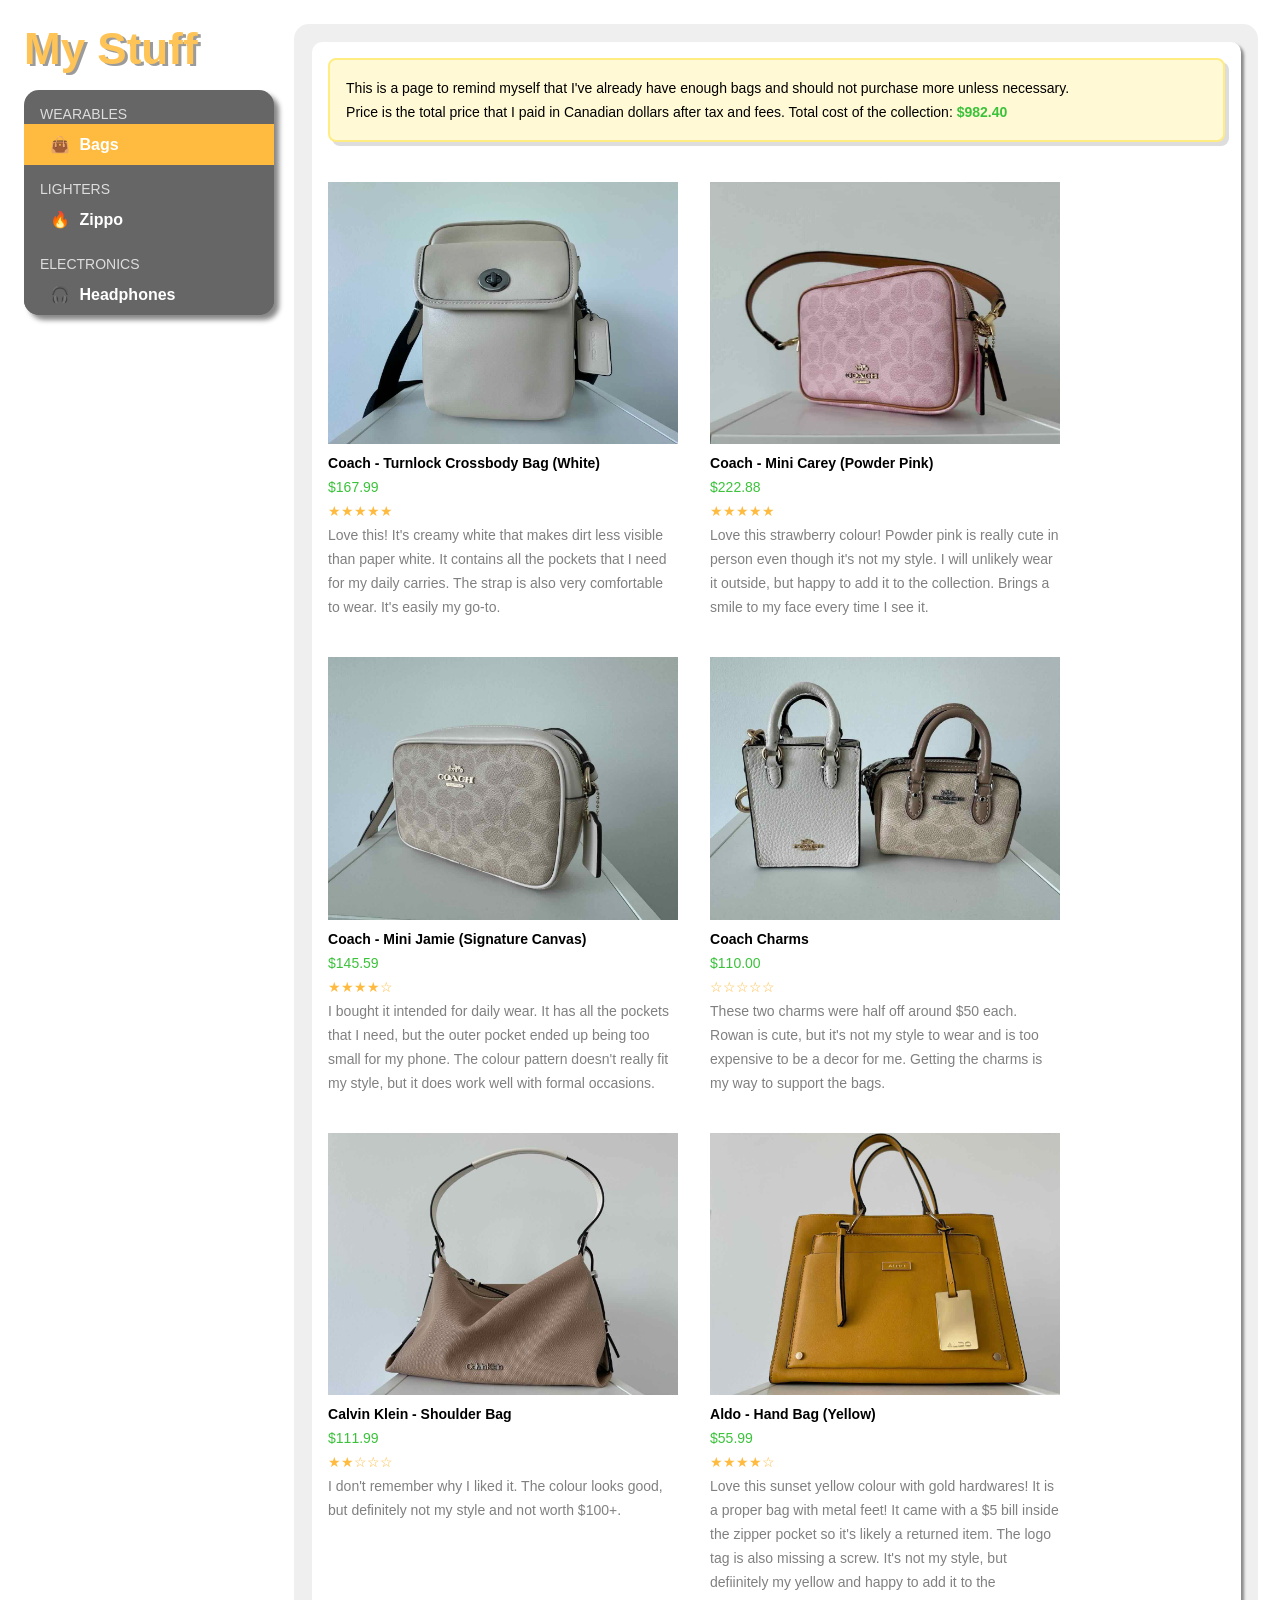
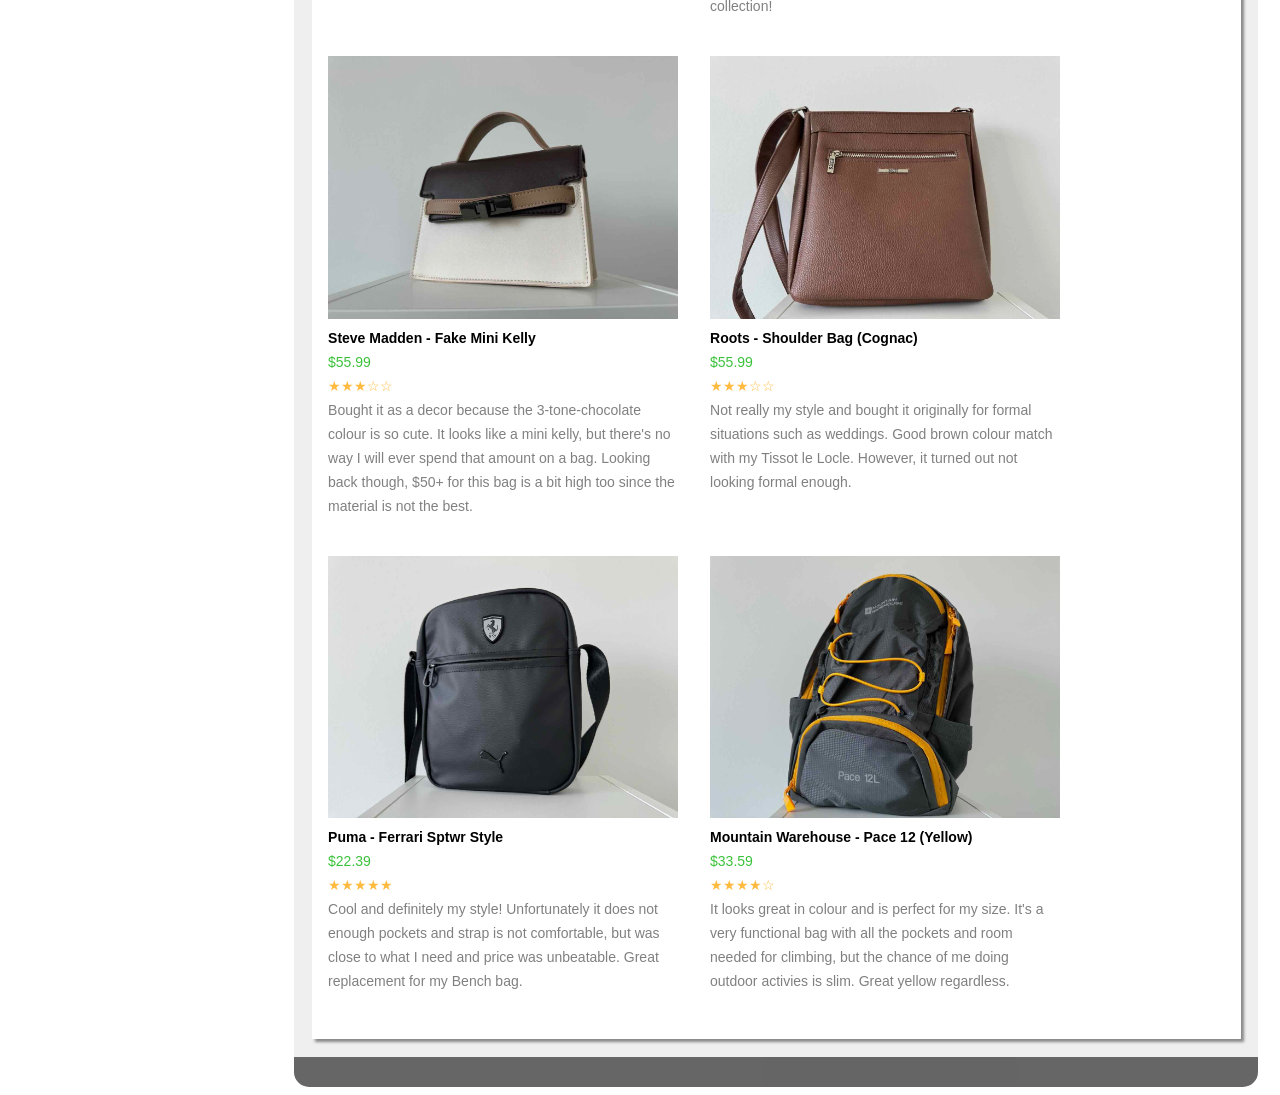
<file: html/bags/index.html>
<!DOCTYPE html>
<html lang="en">

<head>
    <meta charset="UTF-8">
    <meta name="viewport" content="width=device-width, initial-scale=1.0">
    <link rel="stylesheet" href="../../css/animation.css">
    <link rel="stylesheet" href="../../css/style.css">
    <link rel="stylesheet" href="../../css/nav.css">
    <link rel="stylesheet" href="../../css/desktop-nav.css">
    <link rel="stylesheet" href="../../css/box.css">
    <link rel="stylesheet" href="../../css/font-color.css">
    <link rel="stylesheet" href="./bags.css">

    <link rel="shortcut icon" href="../../img/icon.jpg" type="image/x-icon">
	<script src="../../lib/jquery-3.5.1.min.js"></script>
    <script src="../../js/script.js"></script>

    <title>Bags</title>
</head>

<body>

    <header><!-- jQuery generated --></header>
    <section id="mainContent">
        <div id="main">

            <section class="box">
                

                <div class="box-content">
                    <p class="well well-info">
                        This is a page to remind myself that I've already have enough bags and should not purchase more 
                        unless necessary. <br>
    
        
                            Price is the total price that I paid in Canadian dollars
                            after
                            tax and fees.
                            Total cost of the collection:
                            <span class="green bold" id="totalPrice"></span>
                    </p>
    

                    <div id="bagList"> </div>

                </div>
            </section>


        </div>
		<footer><!-- jQuery generated --></footer>

    </section>
</body>


</html>


<script src="bag.class.js"></script>
<script src="bags.data.js"></script>

<script>

    // console.log(JSON.stringify(list));
// console.log(list);

const list = getMyBags();

let totalPrice = 0;

const bagHtml = list.map(bag => {
    totalPrice += bag.price;
    return bag.getHtml();

}).join('');


// let categoryBagTotal = 0;
// let categoryBagHtml = `<hr><h3>Category</h3>`; 
// categoryBagHtml += category.map(bag => { 
//     categoryBagTotal += bag.price; 
//     return bag.getHtml();
// }).join(''); 
// categoryBagHtml += ``;


document.getElementById('totalPrice').innerHTML = readablePrice((totalPrice));
document.getElementById('bagList').innerHTML = bagHtml; // + categoryBagHtml;
</script>
</file>
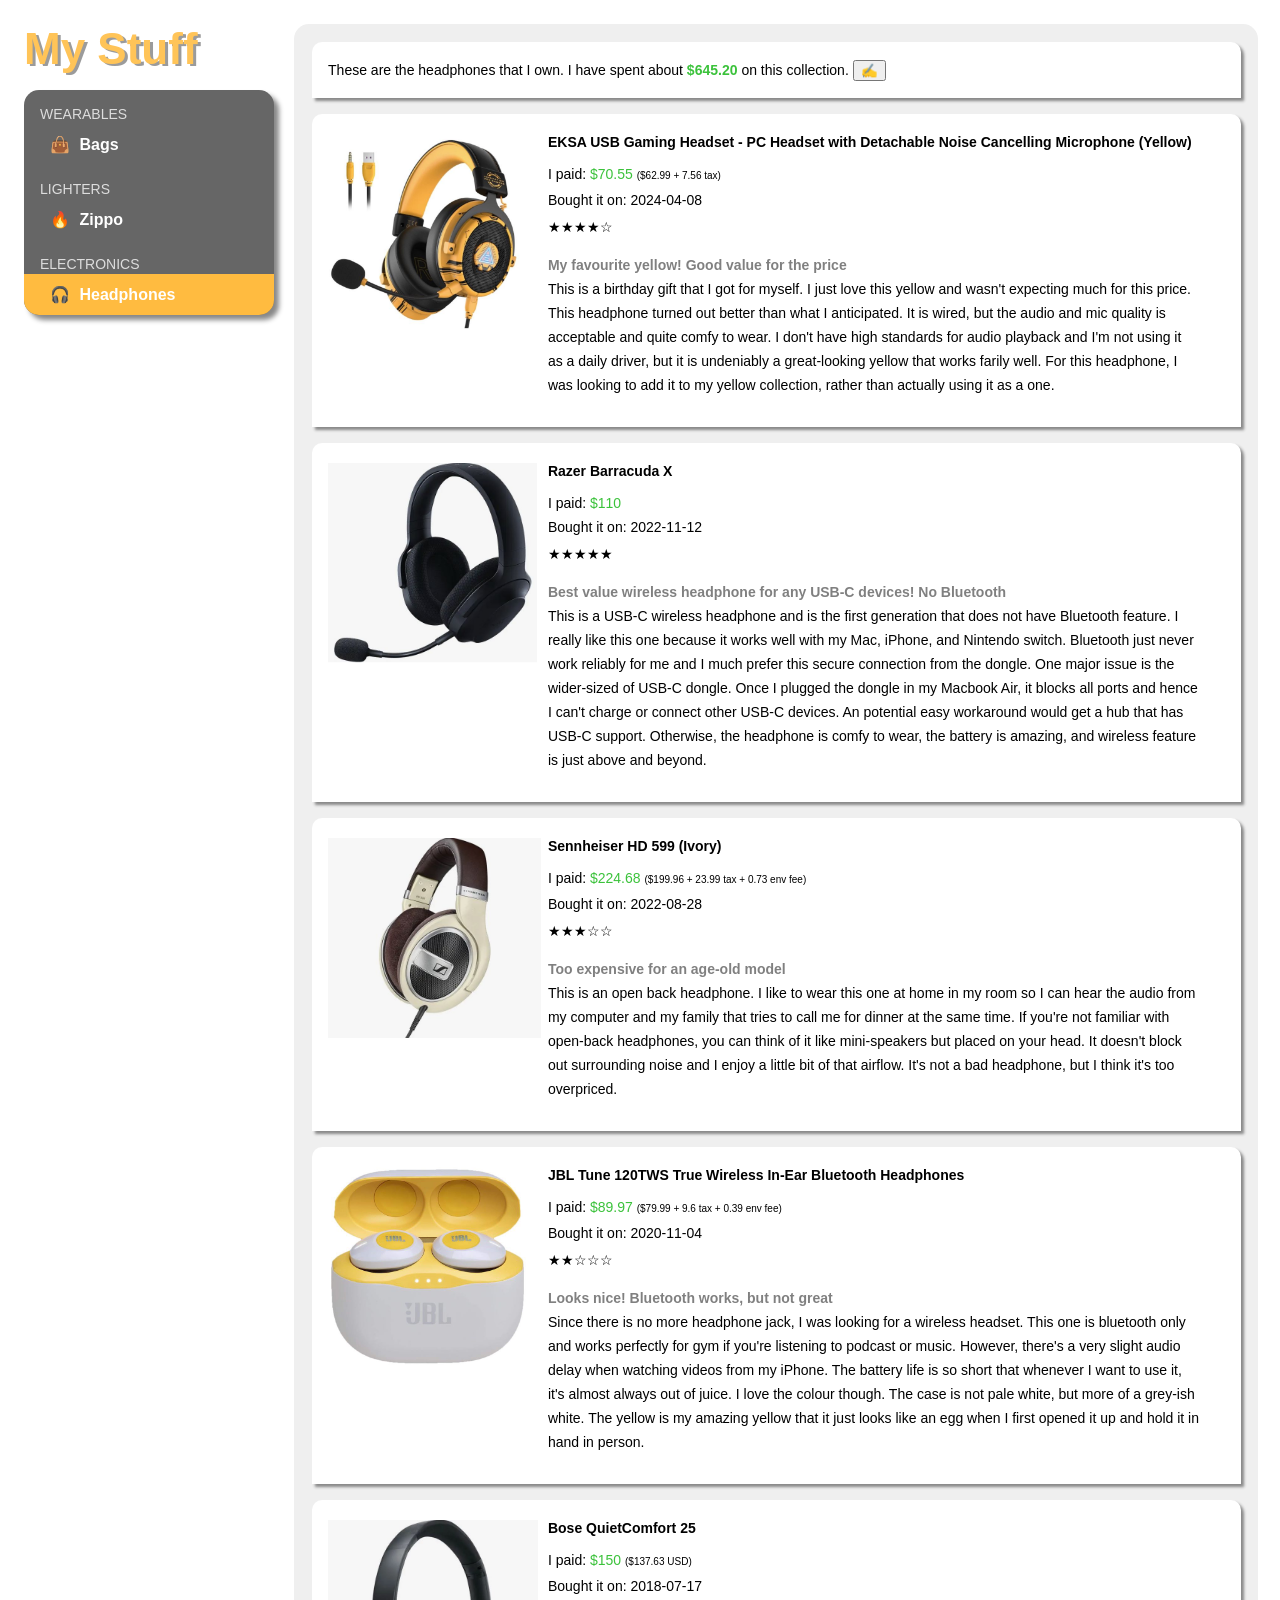
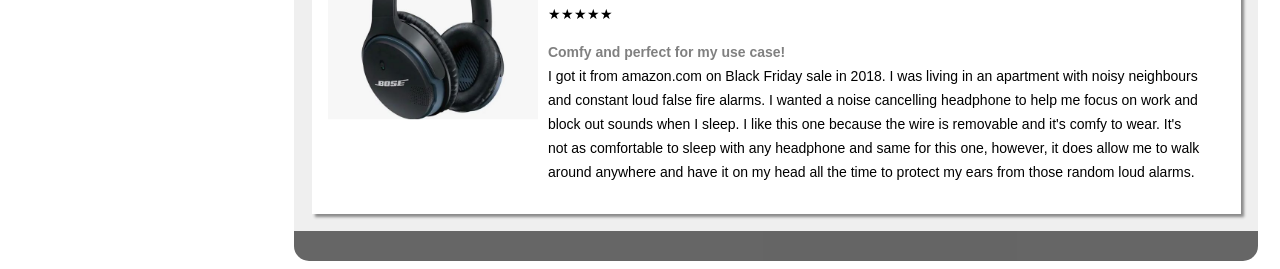
<file: html/headphones/index.html>
<!DOCTYPE html>
<html lang="en">
<head>
    <meta charset="UTF-8">
    <meta name="viewport" content="width=device-width, initial-scale=1.0">
	<meta http-equiv="X-UA-Compatible" content="ie=edge">
	<link rel="icon" type="image/png" href="../../img/icon.jpg"/>
    <title>Headphones</title>
    <link rel="stylesheet" href="../../css/animation.css">
    <link rel="stylesheet" href="../../css/style.css">
    <link rel="stylesheet" href="../../css/font-color.css">
    <link rel="stylesheet" href="../../css/box.css">
    <link rel="stylesheet" href="../../css/nav.css">
    <link rel="stylesheet" href="../../css/desktop-nav.css">
    <link rel="stylesheet" href="../../css/thumbnail-description.css">
	<script src="../../lib/jquery-3.5.1.min.js"></script>
	<script src="../../js/script.js"></script>
</head>


<style>
    @media (min-width: 600px) {

        div.content-container { 
            width: calc(95% - 200px);
        }
        .thumbnail-container { 
            width: 200px;
        }
        .thumbnail-container>img {
            height: 200px;
        }

    }
    #note-1.hide  { 
        display: none;
    }
</style>

<body>
	<header><!-- jQuery generated --></header>

	<section id="mainContent">
        <div id="main">
	
			<section class="box">
                <div class="box-content">
                    <div class="">

                        These are the headphones that I own. 
                        I have spent about <strong class="green">$<span id="totalPrice"></span> </strong> 
                        on this collection.

                        <button id="show-note-1">&#9997;</button>
                        <div class="note hide" id="note-1">
                            <p>
                                <div class="content-container">
                                    In my opinion, the best headphones are those clip-on earphones that hang around your ears. 
                                    Those are not as intrusive as earbuds that stink after sweaty workouts. 
                                    They are also not as bulky over on your head that mess up your hairstyle from time to time. 
                                    The drawback is that they are wired and often create those difficult knots.
                                    All my wired earbuds and earphones are gone, but the earbuds were usually free
                                    with music player and the cost is trivial, so I will only track the ones that are still with me. 
                                </div>
                                <span class="thumbnail-container" style="float: center;">
                                    <img src="../../data/headphones/clip-on-sample.jpeg" alt="clip-on-sample.jpeg"/>
                                </span>
                            </p>
                            
                            
                            
                        </div>
                    </div>
                    
                </div>
            </section>
            <div id="list"></div>

		</div>
	
		<footer><!-- jQuery generated --></footer>
	</section>

	
</body>
</html>

<script>
(function () {



    $.getJSON('../../data/headphones/headphones.json', function (headphones) {
        

        let html = ``;
        let totalPrice = 0;

 

        headphones
        .filter(headphone => headphone.name)
        .map(headphone => { 
            totalPrice += headphone.purchasedPrice;

            html += getHtml(headphone)
        });


       
        $('#list').append(html);

        $('#totalPrice').append(totalPrice.toFixed(2));



        for (let i=1; i<2; i++) { 
            

            document.getElementById(`show-note-${i}`).addEventListener('click', () => { 
                for (let i=1; i<2; i++) { 

                    document.getElementById(`note-${i}`).classList.add('hide');
                }
                document.getElementById(`note-${i}`).classList.remove('hide');


            });
        }

    });





    function getHtml(headphone) { 
        let html = ``;
        let priceNote = headphone.priceNote
            ? `<span class="myPrice">(${headphone.priceNote})</span>`
            : '';



        html = `
            <section class="box">
                <div class="box-content">
                    <span class="thumbnail-container">
                        <img src="../../data/headphones/${headphone.filename}.jpeg" alt="${headphone.filename}.jpeg">
                    </span>
                    <div class="content-container">
                        <h4>${headphone.name}</h4>
                        I paid: <span class="green">$${headphone.purchasedPrice}</span>
                        ${priceNote}<br>
                        Bought it on: ${headphone.purchaseDate}<br>
                        <div class="rating"> 
                            ${getRatingString(headphone.rating)} &nbsp;
                        </div>
                        <p class="review">
                        <div class="bold grey">
                            ${headphone.reviewTitle}
                        </div>
                        
                            ${headphone.review}
                        </p>
                    </div>
                </div>
            </section>  
        `;

        return html;
    }

  
    function getRatingString(number) { 
        var result = ''; 
        if (number >= 0) { 
            var MAX_STARS_COUNT = 5;
            var SOLID_STAR_SYMBOL = '&#9733;';
            var EMPTY_STAR_SYMBOL = '&#9734;';
            if (number >= 0 && number <= MAX_STARS_COUNT) { 
                for (var i=0; i<MAX_STARS_COUNT; i++) { 
                    if (number < i+1) { 
                        result += EMPTY_STAR_SYMBOL;
                    } else { 
                        result += SOLID_STAR_SYMBOL; 
                    }
                }
            }
        } else { 
            // Not rated
            result += '<span class="no-rating">';
            var EMPTY_STAR_SYMBOL = '&#9734;';
            result += EMPTY_STAR_SYMBOL + EMPTY_STAR_SYMBOL + EMPTY_STAR_SYMBOL + EMPTY_STAR_SYMBOL + EMPTY_STAR_SYMBOL;
            result += '</span>';
        }

        return result; 
    }



})();
</script>
</file>
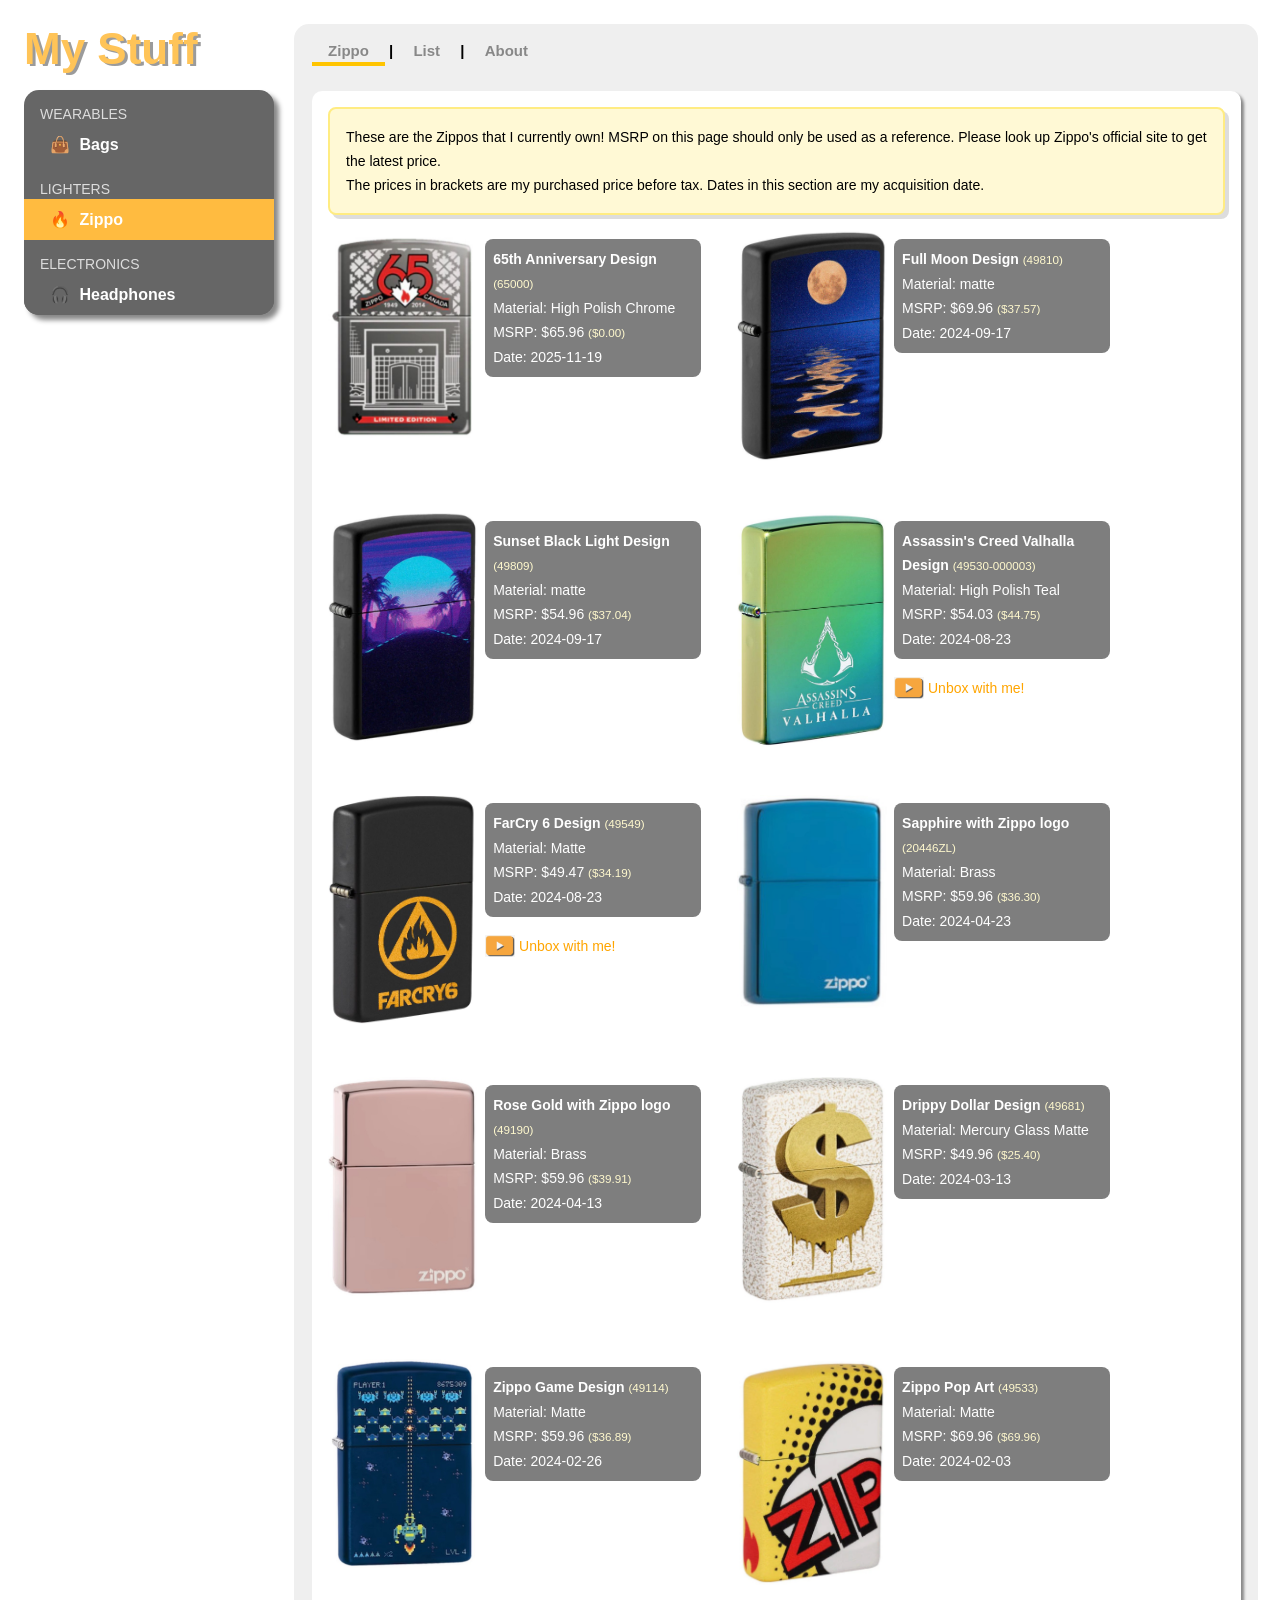
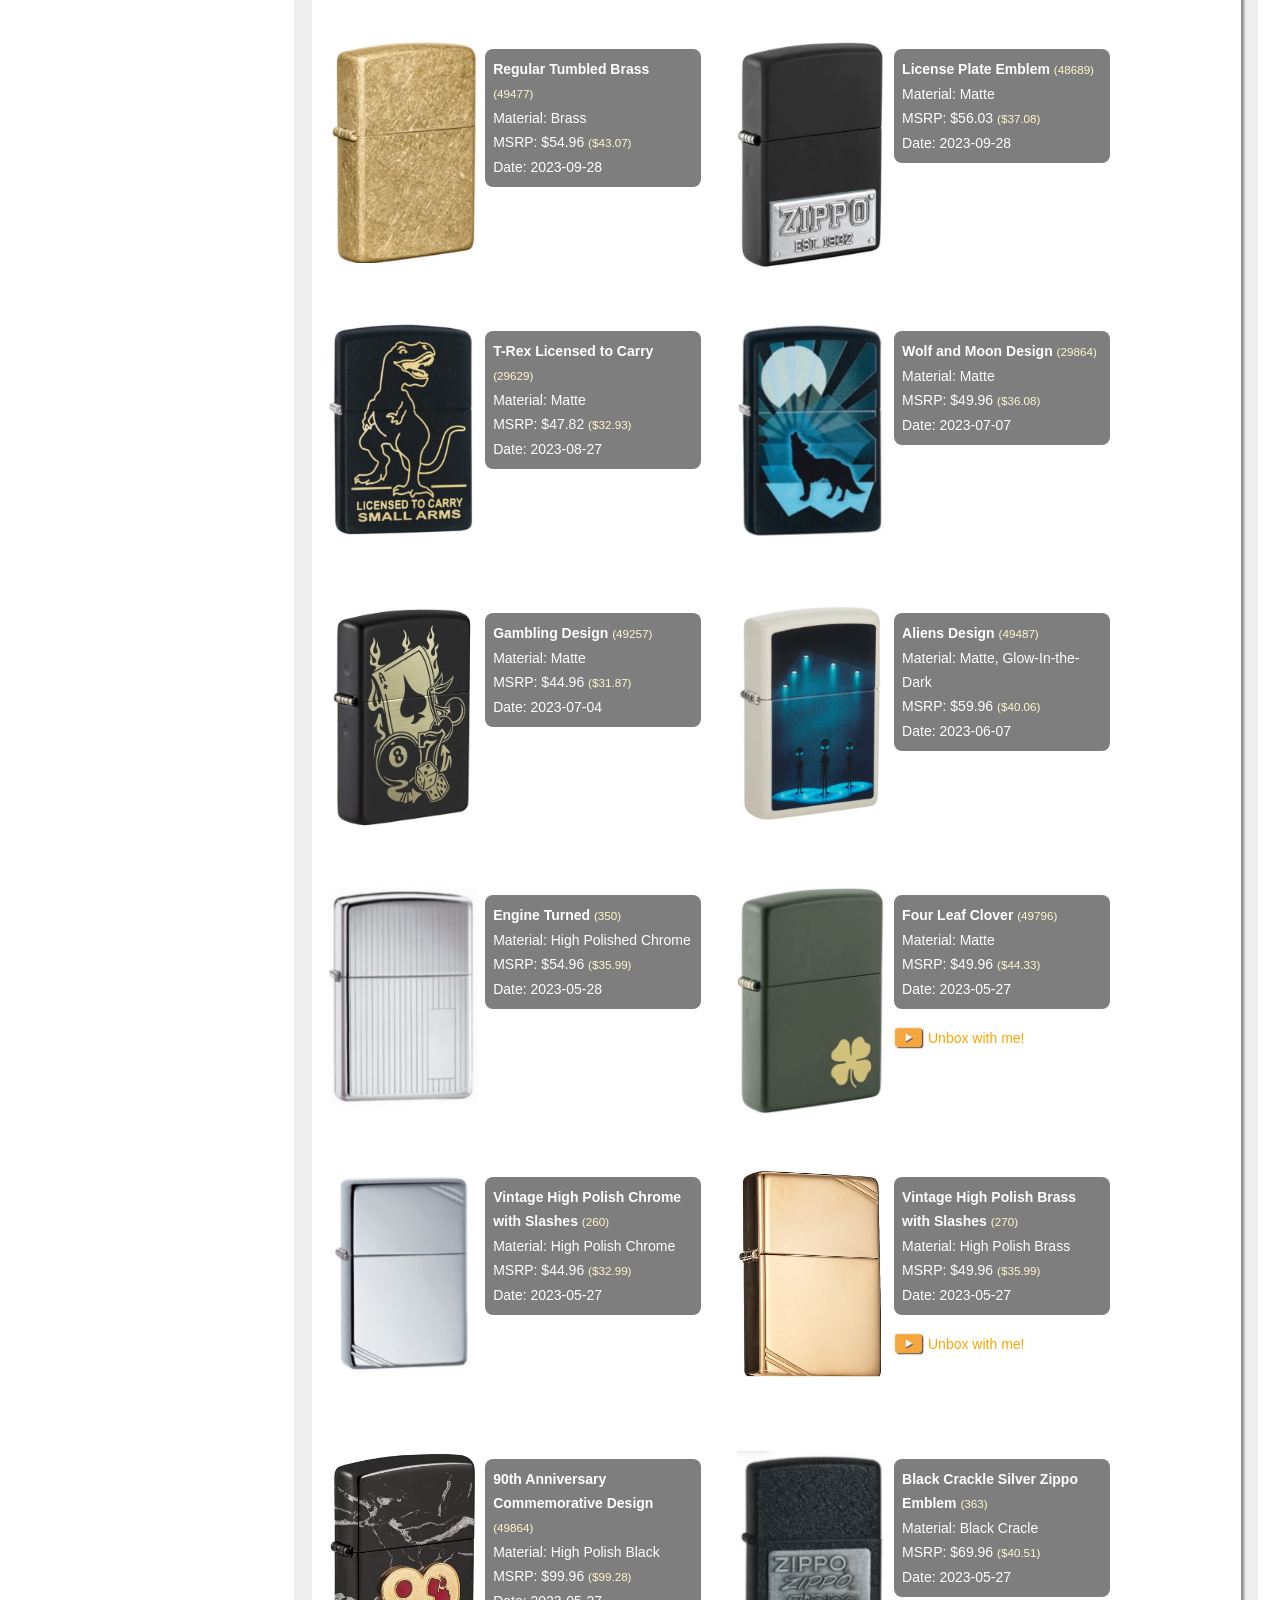
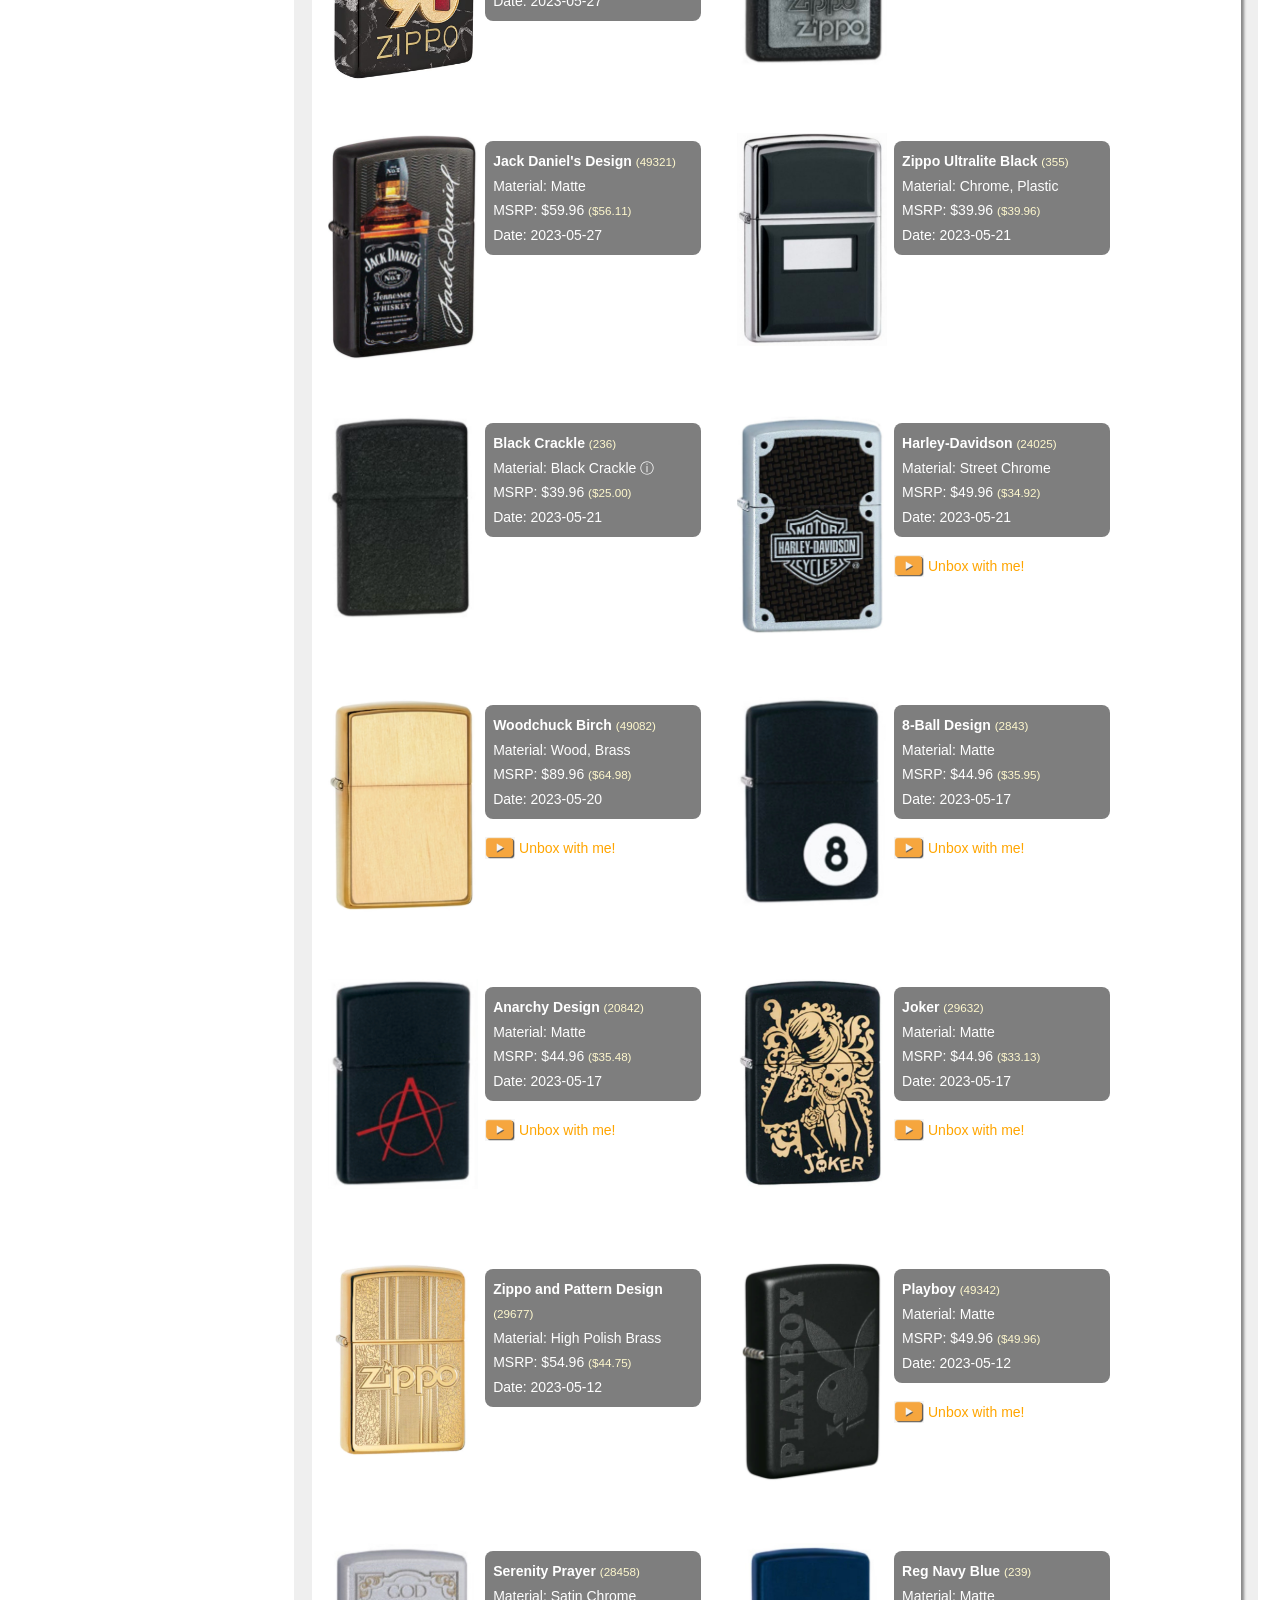
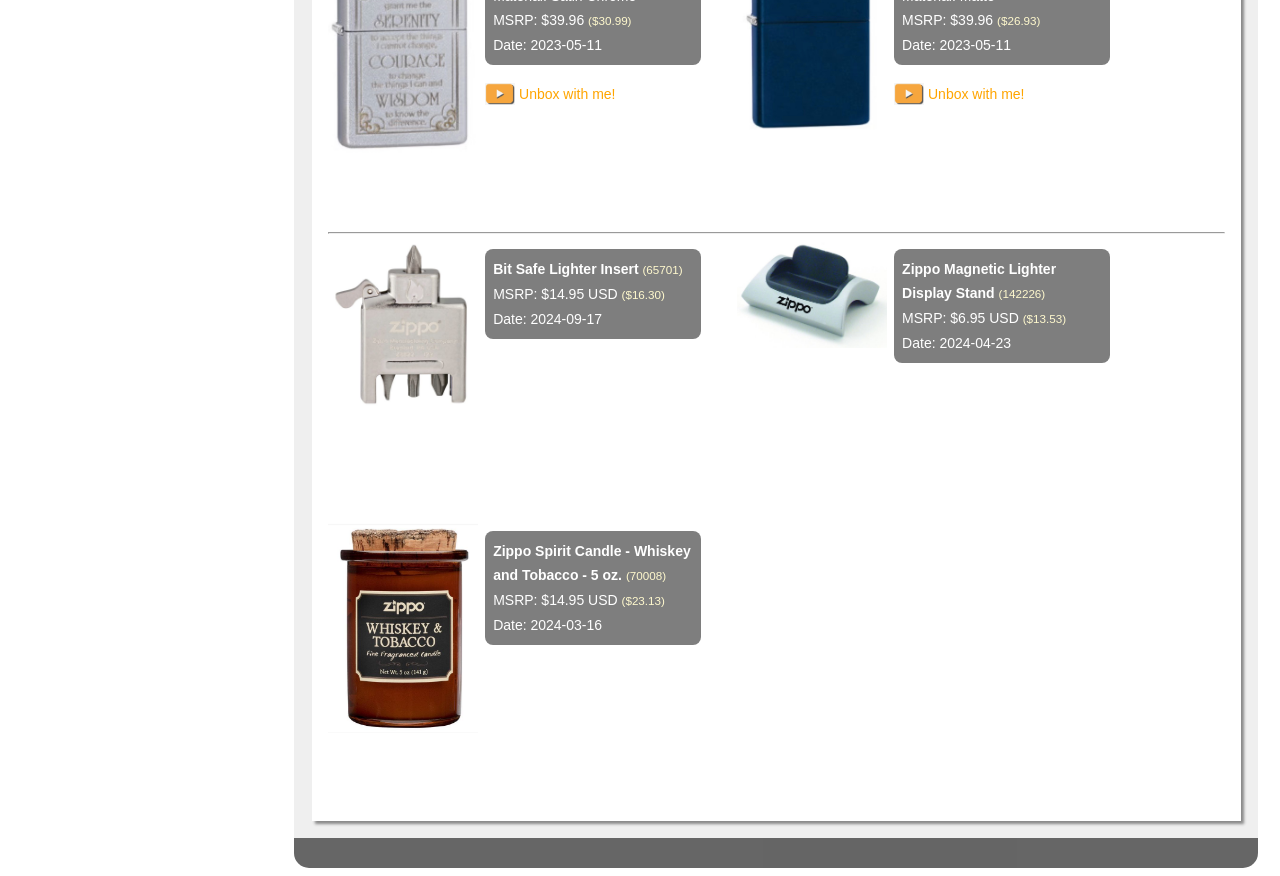
<file: html/zippo/index.html>
<!DOCTYPE html>
<html lang="en">
<head>
    <meta charset="UTF-8">
    <meta name="viewport" content="width=device-width, initial-scale=1.0">
	<meta http-equiv="X-UA-Compatible" content="ie=edge">
	<link rel="icon" type="image/png" href="../../img/icon.jpg"/>
    <title>Zippo</title>
    <link rel="stylesheet" href="../../css/animation.css">
    <link rel="stylesheet" href="../../css/style.css">
    <link rel="stylesheet" href="../../css/font-color.css">
    <link rel="stylesheet" href="../../css/box.css">
    <link rel="stylesheet" href="../../css/nav.css">
    <link rel="stylesheet" href="../../css/desktop-nav.css">
    <link rel="stylesheet" href="../../css/zippo.css">
	<script src="../../lib/jquery-3.5.1.min.js"></script>
	<script src="../../js/script.js"></script>
</head>
<body>
	<header><!-- jQuery generated --></header>

	<section id="mainContent">
        <div id="main">
			<div class="submenu">
				<span>Zippo</span> |
				<a href="list">List</a> |
				<a href="about">About</a> 
			</div>
	
	
			<section class="box">
                <div class="box-content">
                    <div class="well well-info">
                        These are the Zippos that I currently own! 

                        MSRP on this page should only be used as a reference. 
                        Please look up Zippo's official site to get the latest price. 
                        <br>
                        The prices in brackets are my purchased price before tax. 
                        Dates in this section are my acquisition date.
                    </div>
                    <div id="list"></div>
                    <hr>
                    <div id="nonlighters"></div>
                </div>
            </section>

		</div>
	
		<footer><!-- jQuery generated --></footer>
	</section>

	
</body>
</html>

<script>
(function () {

    $.getJSON('../../data/zippo/zippos.json', function (zippos) {
        zippos = zippos.filter(z => z.name && z.purchasedPrice);

        let html = '';
        zippos.map(zippo => { 
            html += getZippoHtml(zippo);
        });

        $('#list').append(html);
    });

    $.getJSON('../../data/zippo/others.json', function (zippoItems) {
        let html = '';
        zippoItems.map(zippo => { 
            html += getZippoHtml(zippo);
        });
        $('#nonlighters').append(html);
    });


    function getYouTubeLink(youtubeId) { 
        return `
            <span class="center" style="display: inline-block; ">
                <a href="https://youtu.be/${youtubeId}" target="_blank"> 
                    <img class="logo verticalMiddle" src="../../img/logo/play.jpeg"  width="30"/>
                    <span class="verticalMiddle">Unbox with me!</span>
                </a>
            </span>
            <br>
        `;
    }

    function getZippoHtml(zippo) { 

        const youtubeLink = zippo.youtubeId ? getYouTubeLink(zippo.youtubeId) : ``;
        const amazonLink = zippo.amazon ? getAmazonLink("", zippo.amazon) : '';

        const materialHtml = zippo.material
            ? `<span>Material: ${zippo.material}</span><br>`
            : '';

        html = `
            <span class="zippo">
                <span class="imageblock">
                    <image src="../../data/zippo/${zippo.code}.jpeg" width="150"/>
                    <!--<div class="center">
                        ${amazonLink}
                    </div>-->
                </span> 
                <span class="description"> 
                    <span class="infoblock">
                        <span>
                            <strong>${zippo.name}</strong>
                            <span class="modelno">(${zippo.code})</span>
                        </span>
                        <br>
                        ${materialHtml}
                        <span>
                            <span>MSRP: $${zippo.listPrice}</span>
                            <span class="modelno">(${readablePrice(zippo.purchasedPrice)})</span>
                        </span>
                        <br>
                        <span>
                            <span>Date: ${zippo.acquisition_date}</span>
                        </span>
                        
                        <br>
                        <span>
                        </span>
                    </span>
                    ${youtubeLink}
                    <span class="center" style="display: inline-block; margin-top: .5rem; ">
                        ${amazonLink}
                    </span>
                </span>  
            </span>`;
        return html;
    }


})();
</script>
</file>
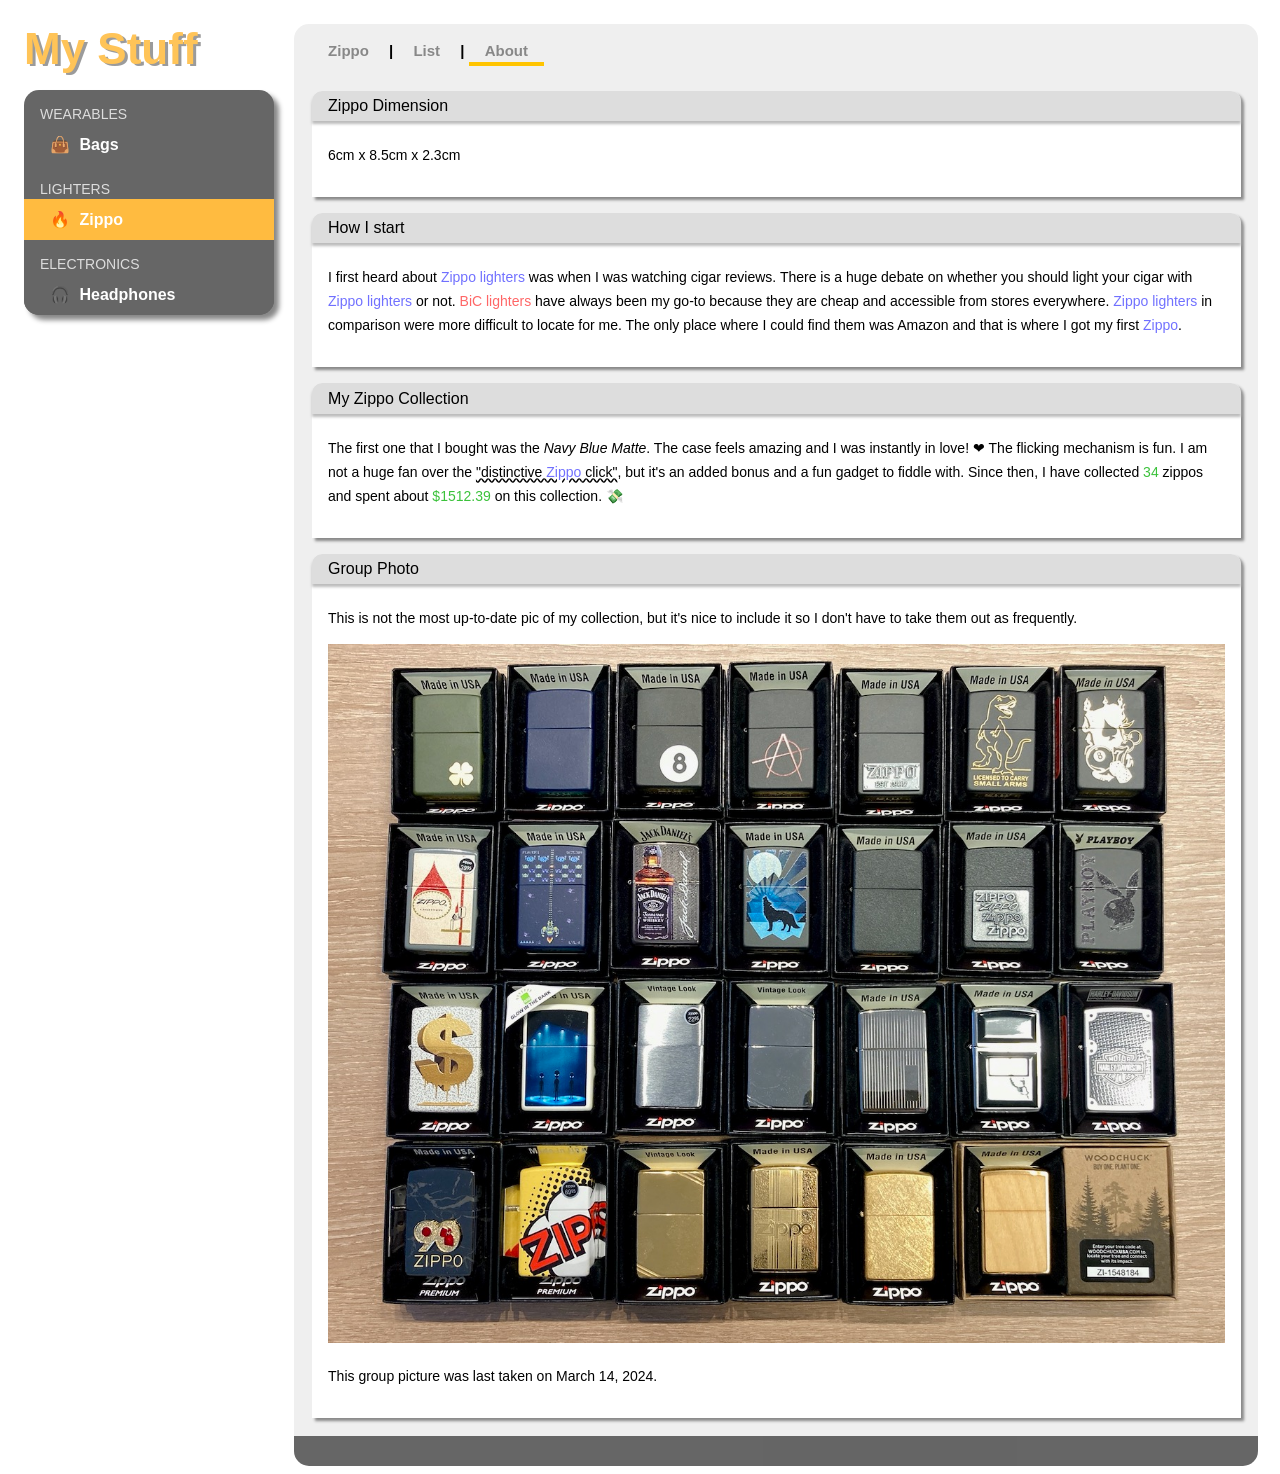
<file: html/zippo/about.html>
<!DOCTYPE html>
<html lang="en">
<head>
    <meta charset="UTF-8">
    <meta name="viewport" content="width=device-width, initial-scale=1.0">
	<meta http-equiv="X-UA-Compatible" content="ie=edge">
	<link rel="icon" type="image/png" href="../../img/icon.jpg"/>
    <title>Zippo | About</title>
    <link rel="stylesheet" href="../../css/animation.css">
    <link rel="stylesheet" href="../../css/style.css">
    <link rel="stylesheet" href="../../css/font-color.css">
    <link rel="stylesheet" href="../../css/box.css">
    <link rel="stylesheet" href="../../css/nav.css">
    <link rel="stylesheet" href="../../css/desktop-nav.css">
    <link rel="stylesheet" href="../../css/zippo.css">
	<script src="../../lib/jquery-3.5.1.min.js"></script>
	<script src="../../js/script.js"></script>
</head>
<body>
	<header><!-- jQuery generated --></header>

	<section id="mainContent">
        <div id="main">
            <div class="submenu">
				<a href="index">Zippo</a> |
				<a href="list">List</a> |
                <span>About</span> 
            </div>


            <section class="box">
                <h1>Zippo Dimension</h1>
                <div class="box-content">
                    <p>
                        6cm x 8.5cm x 2.3cm
                    </p>
                </div>
            </section>
 

            <section class="box">
                <h1>How I start</h1>
                <div class="box-content">
                    <p>
                        I first heard about <span class="blue">Zippo lighters</span>  was when I was watching cigar reviews.
                        There is a huge debate on whether you should light your cigar with <span class="blue">Zippo lighters</span>  or not.
                        <span class="red">BiC lighters</span>  have always been my go-to because they are cheap and accessible from stores everywhere. 
                        <span class="blue">Zippo lighters</span>  in comparison were more difficult to locate for me. The only place where I could find them 
                        was Amazon and that is where I got my first <span class="blue">Zippo</span>.
                    </p>
                </div>
            </section>

            <section class="box">
                <h1>My Zippo Collection</h1>
                <div class="box-content">
                    <p>
                        The first one that I bought was the <i>Navy Blue Matte</i>. 
                        The case feels amazing and I was instantly in love! &#x2764;
                        The flicking mechanism is fun. I am not a huge fan over 
                        the <span class="squiggly">"distinctive <span class="blue">Zippo</span> click"</span>,
                        but it's an added bonus and a fun gadget to fiddle with. 
                        Since then, I have collected <span class="green"> <span id="count"></span></span> zippos and spent about  <span class="green"><span id="cost"></span></span> on this collection. &#128184;

                         

                    </p>
                    
                    
                </div>
            </section>


            <section class="box hide">
                <h1>Why I don't use Zippo as lighters</h1>
                <div class="box-content">
                    <p>
                        <ol>
                            <li>It's beautiful and I don't want any sort of dust or stain on it</li>
                            <li>It is much heavier than a <span class="red">BiC</span> to carry around</li>
                            <li>It does not come with lighter fluid and I have to purchase it separately</li>
                            <li>I have to re-fuel <span class="blue">Zippo</span> myself (simply too much work)</li>
                            <li>You need to close the lid to put out the fire which I don't find it safe</li>
                            <li><span class="blue">Zippo</span> fluid evaporates and runs out exceeding fast</li>
                            <li>You cannot tell how much fuel it still has left</li>
                            <li>It's intended to be a collectible, not use as lighters &#128539;</li>
                        </ol>
                    </p>
                </div>
            </section>


            <section class="box">
                <h1>Group Photo</h1>
                <div class="box-content">
                    <p>
                        This is not the most up-to-date pic of my collection, but it's nice to
                        include it so I don't have to take them out as frequently.
                    </p>
                    <p class="center">
                        <img style="width: 100%;"
                             src="../../data/zippo/all.jpeg" alt="all">
                    </p>
                    <p class="note">
                        This group picture 
                        was last taken on <span class="date">March 14, 2024</span>. 
                    </p>

                </div>
            </section>
      

        </div>

        <footer><!-- jQuery generated --></footer>

    </section>

</body>
</html>


<script>

    $.getJSON('../../data/zippo/zippos.json', function (zippos) {
        zippos = zippos.filter(z => z.name && z.purchasedPrice);
    
    
        const cost = getTotalZippoCost(zippos);
        $('#cost').append(`$${cost}`);
        $('#count').append(zippos.length);

    });

    /**
     * Get Total Zippo price after tax
     */
    function getTotalZippoCost(zippos) { 
        const TAX = 1.12; 

        let sum = 0; 
        zippos.map(i => {sum += i.purchasedPrice}); 

        return (sum * TAX).toFixed(2);
    }
</script>
</file>
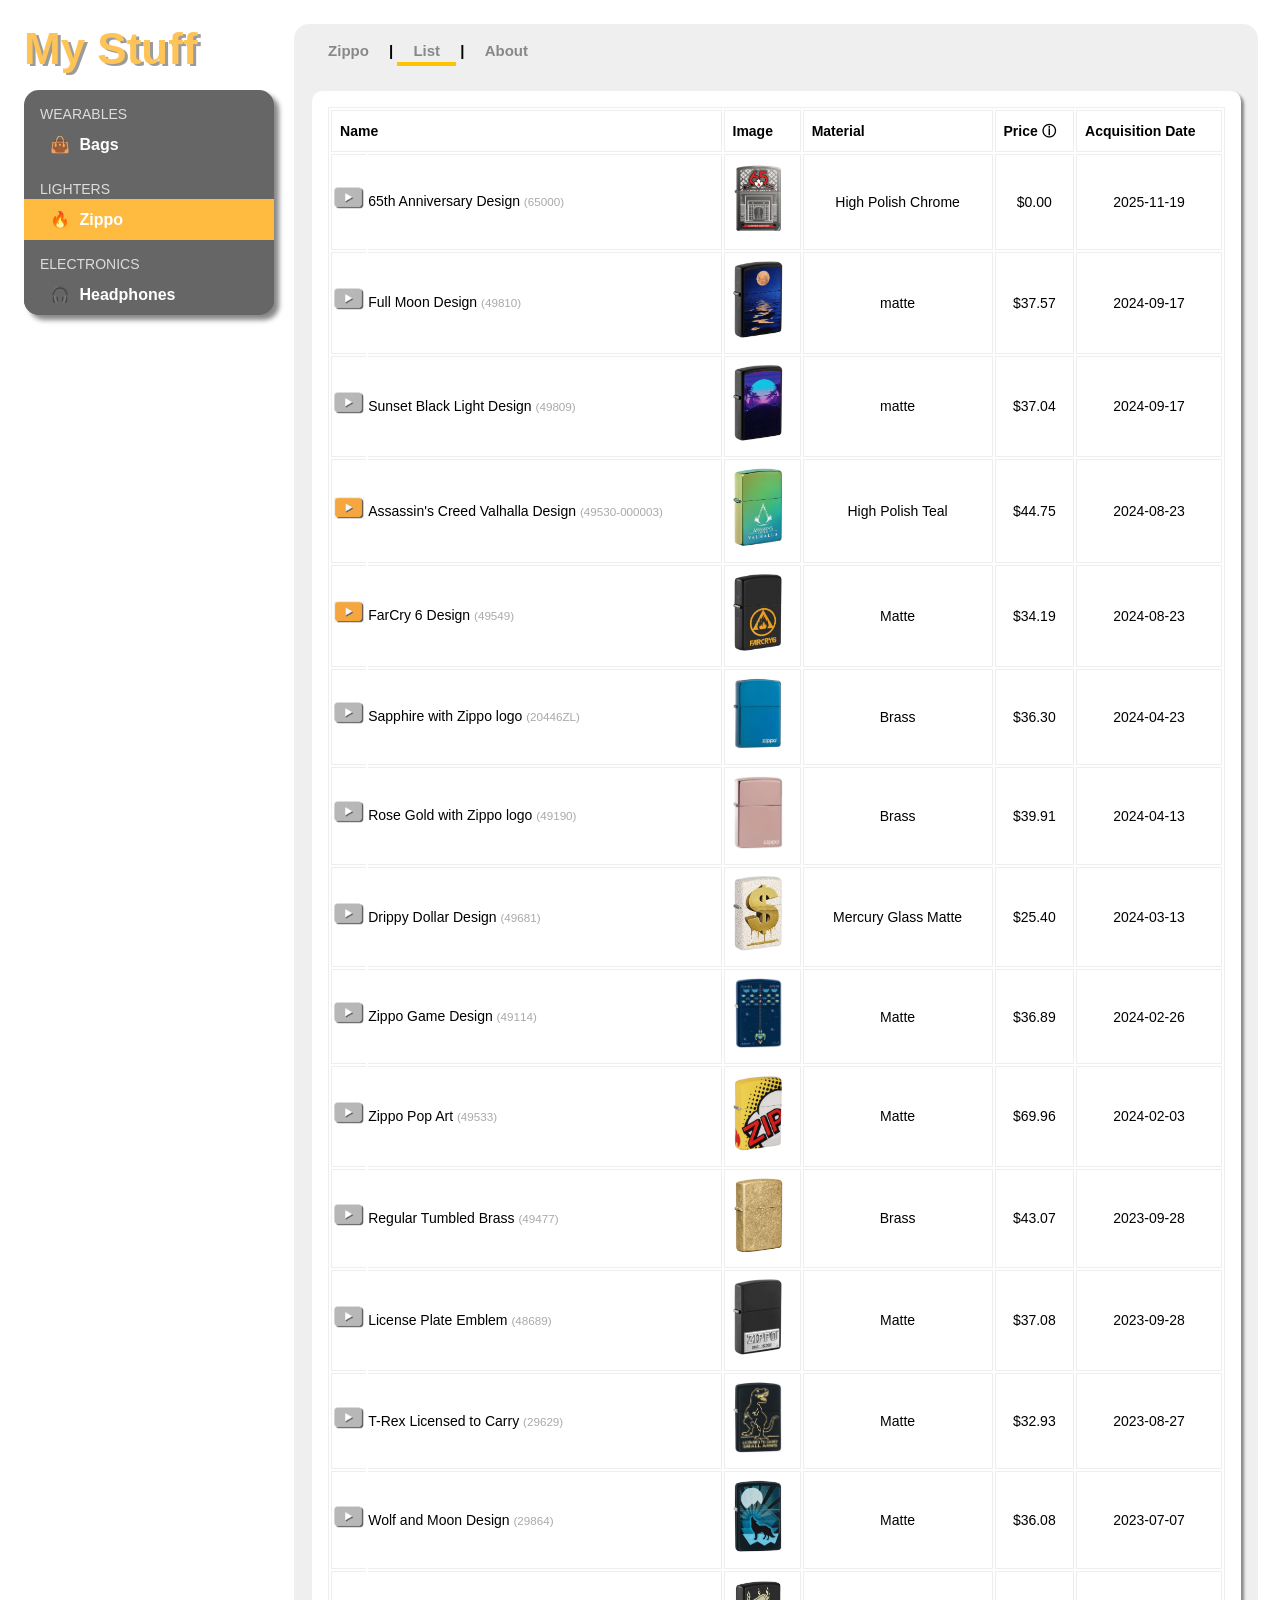
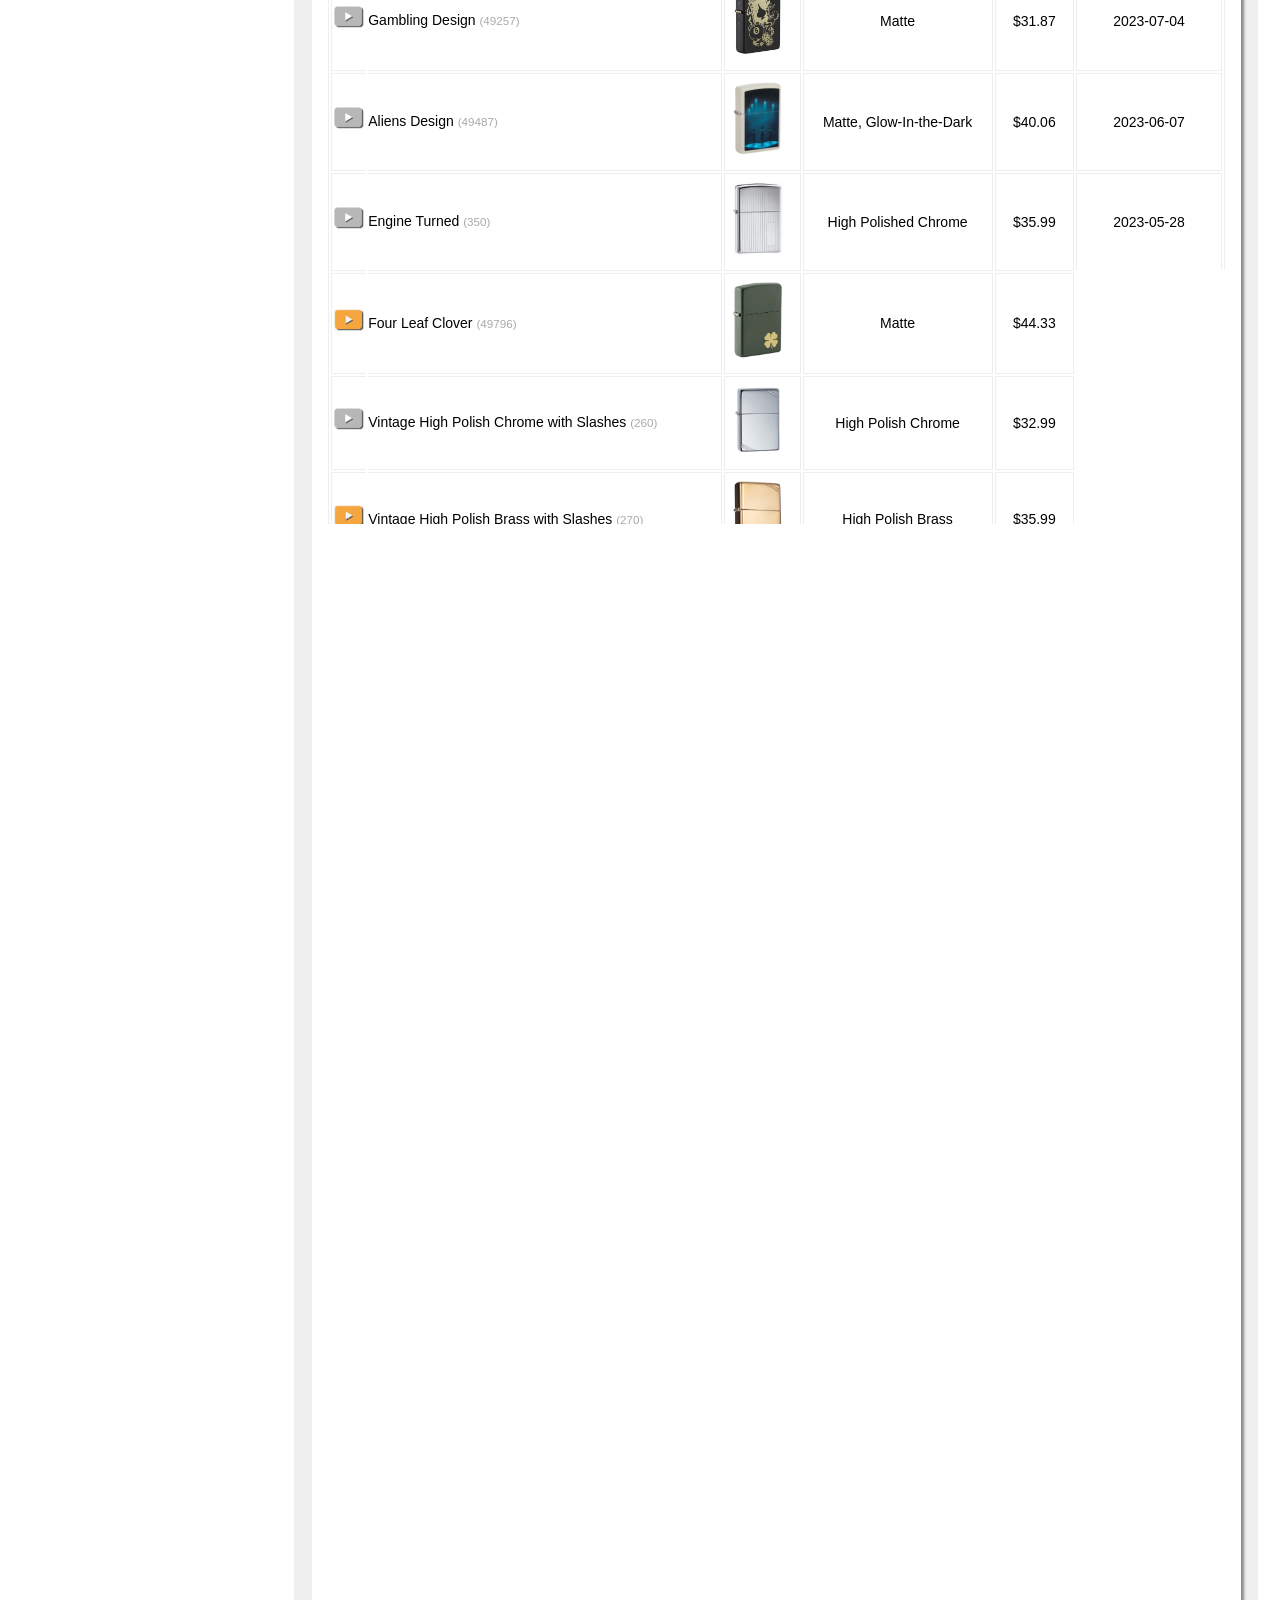
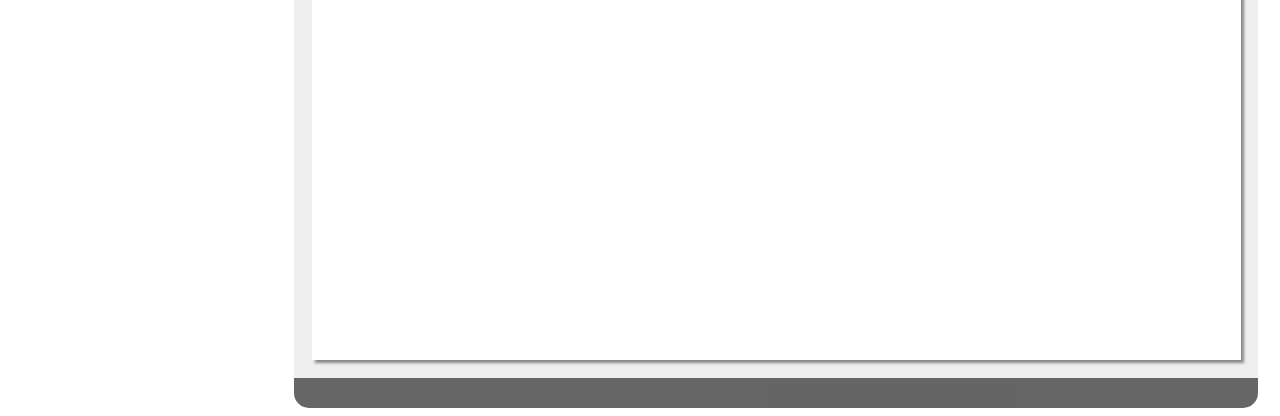
<file: html/zippo/list.html>
<!DOCTYPE html>
<html lang="en">
<head>
    <meta charset="UTF-8">
    <meta name="viewport" content="width=device-width, initial-scale=1.0">
	<meta http-equiv="X-UA-Compatible" content="ie=edge">
	<link rel="icon" type="image/png" href="../../img/icon.jpg"/>
    <title>Zippo</title>
    <link rel="stylesheet" href="../../css/animation.css">
    <link rel="stylesheet" href="../../css/style.css">
    <link rel="stylesheet" href="../../css/font-color.css">
    <link rel="stylesheet" href="../../css/box.css">
    <link rel="stylesheet" href="../../css/nav.css">
    <link rel="stylesheet" href="../../css/desktop-nav.css">
    <link rel="stylesheet" href="../../css/zippo.css">
	<script src="../../lib/jquery-3.5.1.min.js"></script>
	<script src="../../js/script.js"></script>
</head>
<body>
	<header><!-- jQuery generated --></header>

	<section id="mainContent">
        <div id="main">
			<div class="submenu">
                <a href="index">Zippo</a> |
				<span>List</span> |
				<a href="about">About</a> 
			</div>
	
	
			<section class="box">
                <div class="box-content">
                   
                    <table>
                        <thead>
                            <tr>
                                <th colspan="2">Name</th>
								<th>Image</th>
                                <th class="desktop">Material</th>
                                <th>
                                    <span class="triggerHover">
                                        Price &#9432;
                                        <span class="showOnHover">The price that I purchased before tax in Canadian dollar</span>
                                    </span>
                                </th>
                                <th class="desktop">Acquisition Date</th>
                            </tr>
                        </thead>
                        <tbody id="tableData">
                        </tbody>
                    </table>
               
                </div>
            </section>

		</div>
	
		<footer><!-- jQuery generated --></footer>
	</section>

	
</body>
</html>


<script>

(function () {
    $(document).ready(function () {
        $.getJSON('../../data/zippo/zippos.json', function (zippos) {
            zippos = zippos.filter(z => z.name && z.purchasedPrice);

       
            const html = zippos.map(zippo => { 
                const youtubeLink = zippo.youtubeId 
                ? `<a class="triggerHover" href="https://youtu.be/${zippo.youtubeId}" target="_blank"> 
                        <img class="logo" src="../../img/logo/play.jpeg" width="30"/>
                        <span class="showOnHover">Unbox with me!</span>
                    </a>`
                : `<span > 
                        <img class="logo" src="../../img/logo/no-play.jpeg" width="30"/>
                    </span>`;

                return `
                    <tr>
                        <td class="icon center" >${youtubeLink}</td>
                        <td>
                            <div class="name">
                                ${zippo.name} 
                                <span class="modelno">(${zippo.code})</span>
                            </div>
                        </td>
                        <td><img class="zoom" src="../../data/zippo/${zippo.code}.jpeg" alt="${zippo.name}.jpeg"/></td>
                        <td class="center desktop">${zippo.material}</td>   
                        <td class="price center">
                            ${readablePrice(zippo.purchasedPrice)}
                        </td>
                        <td class="center desktop">${zippo.acquisition_date}</td>
                        
                    </tr>
                `; 
            }); 
            $('#tableData').append(html);
        });

    })

 
})();

</script>
</file>
<file: css/animation.css>
@keyframes fadeIn {
    0% {
      opacity: 0;
    }
    100% {
      visibility: visible;
      opacity: 1;
    }
}
@keyframes fadeOut {
  0% {
    opacity: 1;
  }
  100% {
    visibility: hidden;
    display: none;
    opacity: 0;
  }
}





@keyframes changeColor {
  0%   {color: black;}
  10%   {color: red;}
  50%  {color: gold;}
  80%  {color: blue;}
  100% {color: green;}
}

@keyframes move {
  0%   {margin-left:0px; margin-top:0px;}
  25%  {margin-left:50%; top:0px;}
  75%  {margin-left:0px; top:200px;}
  50%  {margin-left:-50%; top:0;}
}

@keyframes spin {
  from {
      transform:rotate(0deg);
  }
  to {
      transform:rotate(360deg);
  }
}
</file>
<file: css/style.css>
html { 
    font-size: 16px;

}
body { 
    /* font-family: Candara, Arial, Sans-Serif; */
    max-width: 1080px;
	font-family: Verdana, Geneva, Tahoma, sans-serif !important;
}

header h1 {
    color: orange;
    opacity: 0.65;
    font-weight: bold;
    text-shadow: 3px 2px #666;
    font-size: 44px;
    margin: 1rem 0;
}


footer {
    text-align: center;
    background-color: black;
    padding: .5rem;
    border-radius: 0 0 15px 15px;
    opacity: 0.6;
    color: white;
    font-size: 12px;
}

div#main {
    background-color: #efefef;
    border-radius: 15px 15px 0 0;
    
    
    margin-top: 1rem;
    padding: .1rem;
    
    margin-bottom: 0;
    
    display: block;

}


.active-content { 
    display: block;
}


h1 { 
    font-weight: bold; 
}

a { 
    text-decoration: none;
    color: orange;
}


#filter { 
    margin: 1rem;
}

#filter input { 
    width: calc(100% - 1rem);
    font-size: 1rem;
    padding: .5rem;
    border-radius: 4px;
    border: 1px solid #aaa;
    box-shadow: 2px 2px 2px #aaa;
}

#filter input :focus {
    border: 1px solid gold;
}


a.button { 
    background: orange;
    padding: 1px 3px;
    border-radius: 2px;
    font-weight: bold;
    color: white;
    cursor: pointer;
}

a.button.disabled { 
    background: grey;
    padding: 1px 3px;
    opacity: 5;
    font-weight: bold;
    color: white;
    cursor:text;
}


.hide { 
    display: none;
}

.mobile { 
    display: none;
}

ul#quotes, 
ul#notes {
    margin: 0;
    padding: 0 1rem; 
}


ul>li{ 
    list-style-type: square;
    padding: .2rem 0;
}



table td, table th { 
    vertical-align: top; 
    text-align: left;
    border: 1px solid #eee;
}

table {
    border: 1px solid #eee;
}



section#yearSelection { 
    text-align: center;
}

section#yearSelection select { 
    text-align: center;
    padding: 0rem;
    margin-bottom: 1rem;
    width: 100%;    
    
    color: orange;
    font-family: "Apple Chancery", sans-serif;
    font-size: 24px;
    font-weight: bold;
    
    border-color: gold;
    border-radius: 8px;
    
}

.keyword-project { 
    color: orange;
}
.keyword-skill { 
    color: rgb(74 103 251);
}



.right { 
	float: right;
}



.no-margin-bottom { 
    padding-bottom: 0;
    margin-bottom: 0;
}

.well { 
    border: solid 2px black; 
    border-radius: 8px; 
    box-shadow: 4px 4px #ddd;
    padding: 1rem;
    background: #eee;
    font-size: 14px;
}

.well-info { 
    background: rgb(255, 249, 213);
    border-color: rgb(255, 236, 130); 
    margin: 1rem;
}

.well-error { 
    background: rgb(255, 236, 230);
    border-color: rgb(255, 157, 157); 
    margin: 1rem;
    margin-top: 0;
}

.well-greyscale { 
    background: white;
    border-color: #ccc; 
    margin: 1rem;
    margin-top: 0;
}


#dream-notice { 
  display: inline-block;
  animation: 500ms fadeIn;
  animation-delay: 0;
  animation-fill-mode: forwards;
  visibility: hidden;
}


.no-margin { 
    margin: 0;    
}

.answer-blue { 
    color: rgb(74 103 251);
}

.code {
    font-family: Monaco, monospace;
    word-break: normal;
}
pre {
    overflow: auto;
    font-family: 'Monaco', monospace;
  }

.bold { 
    font-weight: bold;
}


@media (max-width: 600px) { 
    .desktop { 
        display: none;
    }

    .mobile { 
        display: inline-block;
    }

    div>ul { 
        margin-top: .5rem;
        margin-left: -1rem;
        line-height: 1.5rem;
    }


}


span.showOnHover { 
    display: none;
}
.triggerHover:hover span.showOnHover { 
    display: inline-block;
    background: #888; 
    color: white;
    padding: .5rem;
    position: absolute;
    border-radius: 4px;
    font-size: smaller;
}
</file>
<file: css/nav.css>
nav {
	background-color: rgb(102, 102, 102);
	border-radius: 15px;
	box-shadow: 5px 5px 5px #888888;
    font-family: Candara, Arial, Sans-Serif;

	overflow: auto;
	white-space: nowrap;
}


nav a {
	/* structure */
	display: inline-block;
	padding: 1rem .8rem;
	font-size: 16px;
	font-weight: bold;

	/* color & design */
	color: white;
	text-decoration: none;
	background-color: rgb(102, 102, 102);
	
}

nav span.navSectionHeader-desktop { 
	display: none;
}

nav span.navSectionHeader-mobile { 
	color: #ddd;
	display: inline;
}

nav a.first {
	border-radius: 15px 0px 0px 15px;
}

nav a.current-tab, 
nav a.current-tab:hover {
	background-color: rgb(255, 187, 64);
}

nav a:hover {
	background-color: #888;
	opacity: 1;
}

.submenu { 
	padding-top: 1rem;
	padding-left: 1rem;
	padding-bottom: 1rem;
	font-weight: bold;
	font-size: 15px;
    font-family: Candara, Arial, Sans-Serif;


	overflow: auto hidden;
	white-space: nowrap;
}

.secondary-menu { 
	padding-top: 1rem;
	padding-left: .5rem;
	padding-bottom: .5rem;
	font-weight: bold;
	font-size: 14px;
    font-family: Candara, Arial, Sans-Serif;


	overflow: auto hidden;
	white-space: nowrap;
}

.submenu span, 
.submenu a, 
.secondary-menu span,
.secondary-menu a { 
	padding: 1rem;
	padding-bottom: .2rem; 
}

.submenu span { 
	border-bottom: 4px solid rgb(255, 196, 0);
	color: #888;
}

.secondary-menu span,
.secondary-menu a.current-tab, 
.secondary-menu a.current-tab:hover { 
	/* border-bottom: 2px solid rgb(255, 196, 0); */
	color: #222;
	/* color: white; */
	/* text-shadow: -2px 0 rgb(255, 196, 0), 0 2px rgb(255, 196, 0), 2px 0 rgb(255, 196, 0), 0 -2px rgb(255, 196, 0);  */
}

.submenu a, 
.secondary-menu a  { 
	color: #888;
}
.submenu a:hover, 
.secondary-menu a:hover { 
    color: rgb(255, 196, 0);
}


.month-nav { 
	text-align: center;
	margin-bottom: 1rem;
}

.month-nav #selectedMonthName{ 
	width: 200px;
	display: inline-block;
    font-family: "Apple Chancery", sans-serif;
	font-size: 24px;
}


div.last-updated { 
	margin: 0 1rem -0.5rem 1rem;

	display: block;
	padding-bottom: 0;

	border-bottom: none;
	color: #333;
	font-size: 12px;
    font-family: Candara, Arial, Sans-Serif;
    
}

nav a .nav-icon { 
	display: none;
}


.center { 
	text-align: center;
	float: center;
}


.verticalMiddle { 
	vertical-align: middle;
}






/* Hide scrollbar but keep scrollable */
.submenu, nav {
    -ms-overflow-style: none;  /* Internet Explorer 10+ */
    scrollbar-width: none;  /* Firefox */
}
.submenu::-webkit-scrollbar, nav::-webkit-scrollbar { 
    display: none;  /* Safari and Chrome */
}
</file>
<file: css/desktop-nav.css>
@media (min-width: 1200px) { 

	/**** Desktop view test **/
	body { 
		max-width: none;
	}

	header { 
		display: inline-block; 
		width: 250px; 
		margin: 1rem;
		vertical-align: top;
	}

	header h1 { 
		margin-top: 0;
	}



	section#mainContent { 
		display: inline-block; 
		width: calc(100% - 300px);
	}

	section#mainContent div#main { 
		min-height: calc(90vh);
	}

	nav a {
		/* structure */
		display: block;
		padding: .7rem 1rem;
		
		/* color & design */
		color: white;
		text-decoration: none;
		background-color: rgb(102, 102, 102);

	}

	nav a.first {
		border-radius: 15px 15px 0px 0;
	}

	nav a.last { 
		border-radius: 0 0 15px 15px;
	}

	nav a .nav-icon { 
		display: inline-block;
		width: 25px;
        margin-left: 10px;
	}

    nav span.navSectionHeader-desktop { 
        display: block;
        padding-left: 1rem;
        padding-top: 1rem;
        padding-bottom: 0.1rem;
        color: #ddd;
		font-size: 14px;

    }

    nav span.navSectionHeader-mobile { 
        display: none;
    }

	/*************************/
}
</file>
<file: css/box.css>
.box  {
    margin: 1rem;
    box-shadow: 3px 3px 3px #888888;
    border-radius: 10px 10px 0 0 ;
    background-color: white;
    line-height: 1.5rem;
}

section.box div.box-exercise { 
    padding: 1rem 2rem; 
    font-size: .9rem;

    animation: 1500ms fadeIn;
    animation-fill-mode: forwards;
    visibility: hidden;
}

section.box h1 { 
    font-size: 1rem;
}


.box h1 {
    background: #ddd;
    border-radius: 10px 10px 0 0 ;
    margin: 0;
    margin-bottom: -.5rem;
    padding: .2rem 1rem;
    font-weight: normal;
    box-shadow: 0px 3px 3px #bbb;
    font-size: 20px;
}

.box-content {
    padding: 1rem;
    font-size: 14px;

    animation: 1000ms fadeIn;
    animation-delay: 0ms;
    animation-fill-mode: forwards;
    visibility: hidden;
}

.box-content h3 { 
    font-size: 14px; 
    font-weight: normal;
    margin-top: 1rem;
    margin-bottom: 0.2rem;
}

.box-content p { 
    line-height: 24px;
}

.box-content p a:hover {
    color: rgb(255, 123, 0);
}

.box > a {
    border-style: solid;
    border-color: #fc5;
    display: inline-block;
    width: 30%;
    max-height: 13rem;
    margin: .5rem;
    vertical-align: top;
    margin-bottom: 1rem;
    margin-left: 5%;
    box-shadow: 3px 3px 3px grey;
    border-radius: 10px;
    background-color: #eee;
}

.box > a:hover {
    border-color: #fa5;
    opacity: .8;
}



@media (max-width: 500px) { 
    section.box div.box-exercise { 
        padding: 1rem;
    }
}
</file>
<file: css/font-color.css>
.red { 
    color: rgba(255, 0, 0, 0.599);
}
.blue { 
    color: rgba(0, 0, 255, 0.56);
}
.green { 
    color: rgb(59, 194, 59);
}
.orange { 
    color: orange;
    font-weight: bold;
}

.grey {
    color: grey;
}


.hollow { 
    color: white; 
    text-shadow: -2px 0 gray, 0 2px gray, 2px 0 gray, 0 -2px gray;
}
.minions { 
    color: rgb(255, 242, 0); 
    font-weight: bold;
    text-shadow: -2px 0 rgb(150, 150, 240), 0 2px rgb(142, 142, 255), 2px 0 rgb(116, 116, 235), 0 -2px blue;
}



highlight, .highlight { 
    background: yellow; 
}

.gold { 
	color: rgb(255, 187, 64);
}

.squiggly {
    text-decoration: underline;
    text-decoration-style: wavy;
}

.bg-grey, .bg-grey:hover { 
    background-color: #ddd;
}
</file>
<file: html/bags/bags.css>
section {
    display: block;
}

#bagList {
    display: flex;
    flex-wrap: wrap;
    line-height: 1.5rem;
    /* margin: 0 1rem; */
}

#bagList span.bag {
    flex: 0 0 15%;
    margin-bottom: 1rem;
}

#bagList br,
#bagList hr,
#bagList h3 {
    width: 100%;
    display: block;
}

#bagList hr {
    color: rgb(234, 234, 234);
}

#bagList p {
    margin-top: 0;
}

.thumbnail {
    margin-top: .5rem;
    margin-right: 2rem;
}

.priceRate span {
    float: right;
    margin-right: 2rem;
}

.box .well { 
    margin: 0;
    margin-bottom: 2rem;
    line-height: 1.5rem;
}
</file>
<file: css/thumbnail-description.css>
div.row > div { 
    width: 450px;;
    display: inline-block;
}




.myPrice { 
    font-size: x-small;
}

.switch-content-box { 
    box-shadow: 2px 2px 2px rgb(134, 134, 134);
    margin-bottom: .2rem;
    width: 400px;
}


div.rating { 
    margin-top: .2rem;
}

div.content-container { 
    display: inline-block; 
    vertical-align: top;
    width: calc(95% - 100px);
    /* border-top: 1px #eee solid; */
}
div.content-container h4 {
    margin: 0;
    margin-bottom: .5rem; 
}

.thumbnail-container>img { 
    height: 100px;
}


.thumbnail-container { 
    width: 100px;
    text-align: center;

    display: inline-block;
    margin-right: 1rem;
    padding-top: 4px;
    padding-bottom: 4px;

    /* border-right: 2px solid #eee; */
}



.input-layout img { 
    width: 450px;
}





@media (max-width: 600px) { 

    .input-layout img { 
        width: 100%;
    }

    div.row div { 
        width: 100%;
    }

    .keyboard-thumbnail-container { 
        width: 100%;
        display: inline;
    }

    .keyboard-thumbnail-container>img { 
        width: 100%;
        height: auto;
    }
    div.keyboard-container { 
        width: 100%;
    }
    
    
   
}

@media (max-width: 500px) { 
    div.content-container { 
        width: 100%;
    }

    div.content-container h4 { 
        margin-top: 1rem;
    }

    .thumbnail-container { 
        border-right: none;
        width: 100%;
    }

    .thumbnail-container>img { 
        height: 150px;
    }
}

@media (max-width: 720px) {
    .switch-content-box { 
        width: 100%;
    }
}
</file>
<file: css/zippo.css>
table { 
    width: 100%;
}
th { 
    padding: 0.5rem;
}

tr:hover { 
    background-color: #fffbdf;
}

td { 
    padding: .5rem;
}
table td { 
    vertical-align: middle;
}

table img.zoom { 
    width: 50px;
}
th.icon, td.icon { 
    padding-left: 0; 
    padding-right: 0;
    border-right: none;
}

td:nth-child(2) { 
    border-left: none transparent;
    
    padding-left: 0;
    margin-left: 0;
}


img.zoom:hover {
    transform: scale(3); 
}

a.img { 
    margin-top: 0.5rem;
}

ol { 
    margin-left: -1rem;
    line-height: 1.5rem;
}



.modelno { 
    color: darkgray; 
    font-size: smaller;
}

td div.name { 
    line-height: 1.5rem;
}

img.icon { 
    width: auto !important;
    height: 20px;
    margin: 0; 
    padding: 0;

    vertical-align: bottom;
}


/****************************************
    Image View
****************************************/
span.zippo { 
    margin: 0rem;
    margin-right: 2rem;
    margin-bottom: 2rem;
    height: 250px;

    white-space: nowrap;
    display: inline-block;
    vertical-align: top;
}

span.zippo span.imageblock { 
    display: inline-grid;
}

span.zippo span.imageblock img { 
    margin-bottom: .5rem;
}

span.zippo span.description { 
    vertical-align: top;
    margin-top: .5rem;

    margin-right: 1rem;
    margin-left: .2rem;

    display: inline-block;
    line-height: 1.5rem;
    width: 200px;
    white-space: normal;
}

span.zippo span.description span.infoblock { 
    background: rgba(40, 40, 40, 0.596);
    color: white;
    display: inline-block;
    border-radius: 8px;
    padding:  .5rem;
    width: 200px;
    margin-bottom: 1rem;

}

span.zippo span.description span.infoblock:hover { 
    background: rgba(0, 0, 0, 0.782);
    transition: background .5s;
}

span.zippo span.description .modelno{ 
    color: rgb(255, 249, 206);
}

.box .well { 
    margin: 0;
    margin-bottom: 1rem;
    line-height: 1.5rem;
}

@media (max-width: 600px) {
    span.zippo { 
        margin-bottom: 2.5rem;
        height: auto;;
    }

    span.zippo span.imageblock img { 
        width: 100px;
        margin-right: 0;
    }

    span.zippo span.imageblock span { 
        display: inline;
        width: 100px;
        margin-right: 0;
    }

    span.zippo span.description { 
        width: calc(100% - 100px);
        margin-right: 0;
    }
    span.zippo span.description span.infoblock { 
        display: inline-block;
        width: 100%;
    }


    span.zippo span.imageblock span.showOnHover { 
        display: none;
    }
    span.zippo span.imageblock .triggerHover:hover span.showOnHover { 
        display: inline-block;
        background: #888; 
        color: white;
        padding: .5rem;
        position: absolute;
        border-radius: 4px;
        font-size: smaller;
    }
}
</file>
